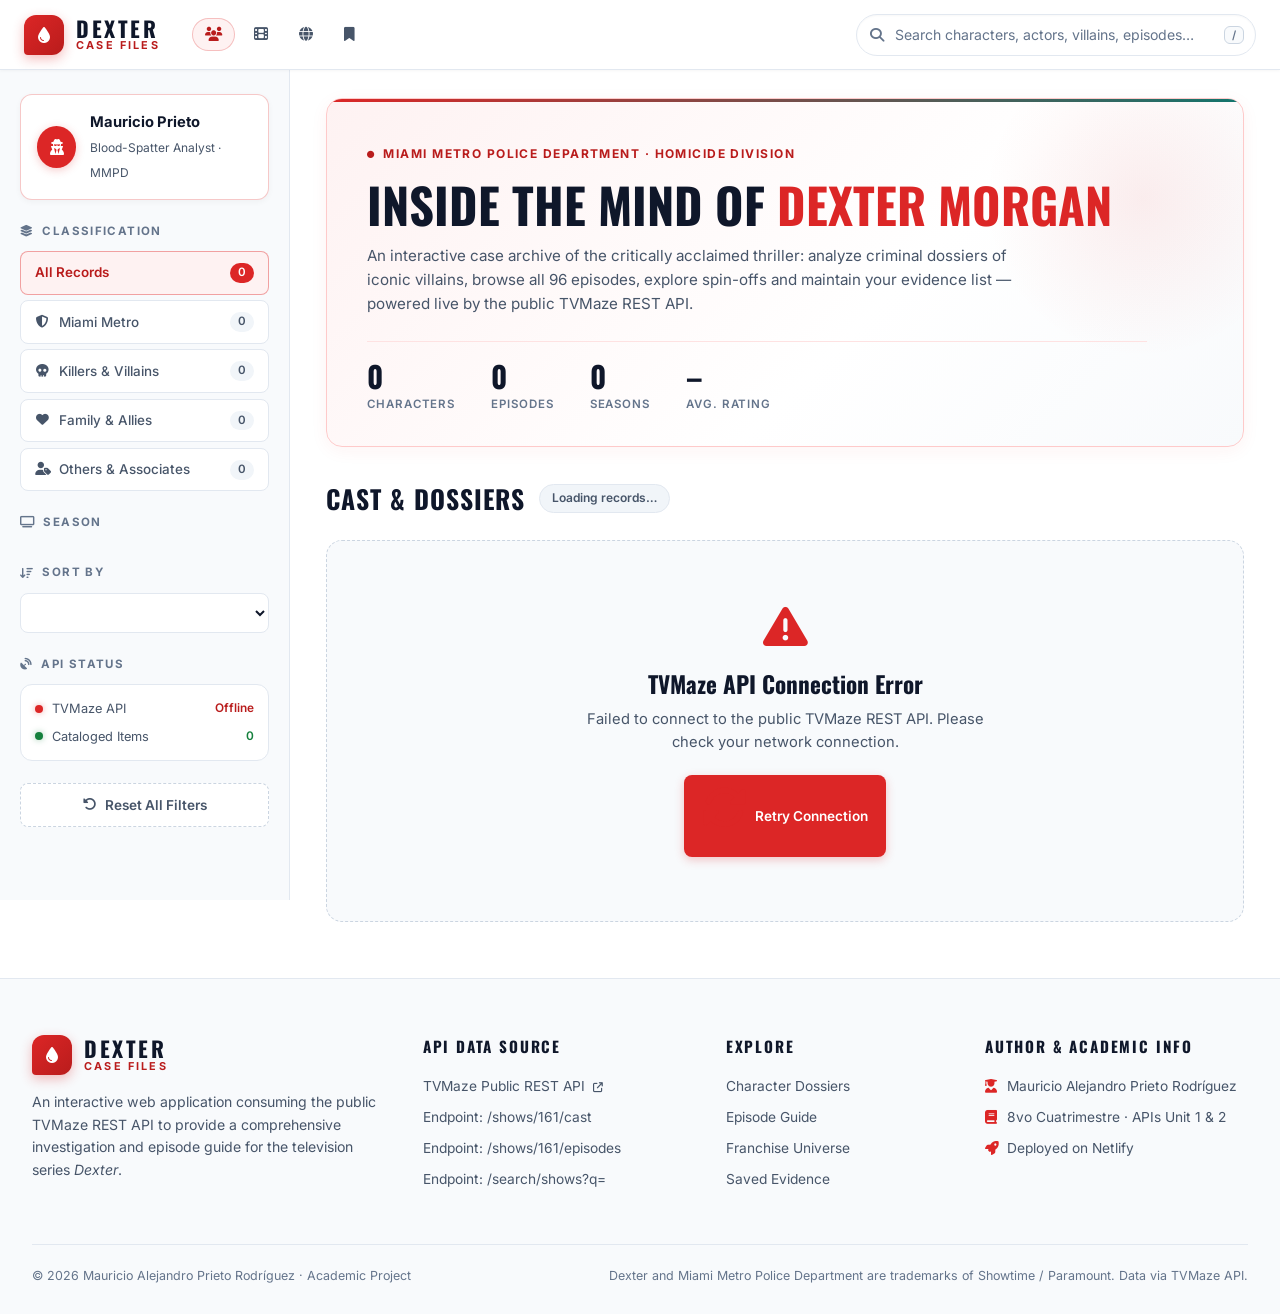
<file: index.html>
<!DOCTYPE html>
<html lang="en">

<head>
  <meta charset="UTF-8">
  <meta name="viewport" content="width=device-width, initial-scale=1.0">
  <title>Dexter Case Files | Miami Metro Homicide Archive</title>
  <meta name="description"
    content="Explore the world of Dexter: character dossiers, infamous killers and villains, every episode guide and franchise spin-offs. Powered live by TVMaze API.">
  <meta name="theme-color" content="#0a0708">
  <link rel="icon"
    href="data:image/svg+xml,%3Csvg xmlns='http://www.w3.org/2000/svg' viewBox='0 0 100 100'%3E%3Cpath d='M50 6C50 6 18 44 18 64a32 32 0 0 0 64 0C82 44 50 6 50 6z' fill='%23e11d2e'/%3E%3C/svg%3E">

  <link rel="preconnect" href="https://fonts.googleapis.com">
  <link rel="preconnect" href="https://fonts.gstatic.com" crossorigin>
  <link
    href="https://fonts.googleapis.com/css2?family=Inter:wght@400;500;600;700&family=Oswald:wght@500;600;700&display=swap"
    rel="stylesheet">
  <link rel="stylesheet" href="https://cdnjs.cloudflare.com/ajax/libs/font-awesome/6.4.0/css/all.min.css">
  <link rel="stylesheet" href="./css/style.css">
</head>

<body>
  <a class="skip-link" href="#view">Skip to content</a>

  <!-- ============ NAVBAR (CHECKLIST 1 - REQUIREMENT 1) ============ -->
  <header class="navbar" id="navbar">
    <div class="navbar-inner">
      <button class="icon-btn menu-btn" id="menu-btn" aria-label="Open filters" aria-controls="sidebar">
        <i class="fas fa-sliders"></i>
      </button>

      <a class="brand" href="#cast" id="brand-link" aria-label="Dexter Case Files home">
        <span class="brand-drop"><i class="fas fa-droplet"></i></span>
        <span class="brand-text">
          <strong>DEXTER</strong>
          <small>Case Files</small>
        </span>
      </a>

      <nav class="tabs" id="tabs" aria-label="Main navigation">
        <button class="tab active" data-tab="cast"><i class="fas fa-users"></i><span>Cast & Dossiers</span></button>
        <button class="tab" data-tab="episodes"><i class="fas fa-film"></i><span>Episodes</span></button>
        <button class="tab" data-tab="universe"><i class="fas fa-globe"></i><span>Universe</span></button>
        <button class="tab" data-tab="saved"><i class="fas fa-bookmark"></i><span>Saved</span><b class="tab-count"
            id="saved-badge">0</b></button>
      </nav>

      <!-- Search Bar (Checklist 2 - Requirement 3) -->
      <div class="search" role="search">
        <i class="fas fa-magnifying-glass"></i>
        <input type="search" id="search" placeholder="Search characters, actors, villains, episodes…" autocomplete="off"
          aria-label="Search">
        <kbd id="search-kbd">/</kbd>
        <button class="search-clear" id="search-clear" aria-label="Clear search" hidden><i
            class="fas fa-xmark"></i></button>
      </div>
    </div>
  </header>

  <div class="shell">
    <div class="backdrop" id="backdrop"></div>

    <!-- ============ SIDEBAR (CHECKLIST 1 - REQUIREMENT 2) ============ -->
    <aside class="sidebar" id="sidebar" aria-label="Filters and status">
      <div class="sidebar-head">
        <span>Filters</span>
        <button class="icon-btn" id="sidebar-close" aria-label="Close filters"><i class="fas fa-xmark"></i></button>
      </div>

      <div class="agent">
        <div class="agent-avatar"><i class="fas fa-user-secret"></i></div>
        <div>
          <strong>Mauricio Prieto</strong>
          <span>Blood-Spatter Analyst · MMPD</span>
        </div>
      </div>

      <!-- Categories Filter: Miami Metro, Killers & Villains, Family, Others -->
      <section class="side-block" data-tabs="cast saved">
        <h2><i class="fas fa-layer-group"></i> Classification</h2>
        <div class="chips" id="category-filters">
          <button class="chip active" data-cat="all"><span>All Records</span><b id="cnt-all">0</b></button>
          <button class="chip" data-cat="police"><span><i class="fas fa-shield-halved"></i> Miami Metro</span><b
              id="cnt-police">0</b></button>
          <button class="chip" data-cat="villain"><span><i class="fas fa-skull"></i> Killers & Villains</span><b
              id="cnt-villain">0</b></button>
          <button class="chip" data-cat="family"><span><i class="fas fa-heart"></i> Family & Allies</span><b
              id="cnt-family">0</b></button>
          <button class="chip" data-cat="other"><span><i class="fas fa-user-tag"></i> Others & Associates</span><b
              id="cnt-other">0</b></button>
        </div>
      </section>

      <!-- Season Filter -->
      <section class="side-block" data-tabs="episodes">
        <h2><i class="fas fa-tv"></i> Season</h2>
        <div class="chips chips-grid" id="season-filters"></div>
      </section>

      <!-- Sort Options -->
      <section class="side-block" data-tabs="cast episodes">
        <h2><i class="fas fa-arrow-down-wide-short"></i> Sort by</h2>
        <select id="sort" class="select" aria-label="Sort results"></select>
      </section>

      <!-- Single External API Status (TVMaze) -->
      <section class="side-block">
        <h2><i class="fas fa-satellite-dish"></i> API Status</h2>
        <ul class="status-list" id="status-list">
          <li data-api="tvmaze" class="loading"><i class="dot"></i><span>TVMaze API</span><em>Connecting…</em></li>
          <li class="ok"><i class="dot"></i><span>Cataloged Items</span><em id="records-stat">0</em></li>
        </ul>
      </section>

      <button class="btn btn-ghost btn-block" id="reset-btn"><i class="fas fa-rotate-left"></i> Reset All
        Filters</button>
    </aside>

    <!-- ============ MAIN CONTAINER (CHECKLIST 1 - REQUIREMENT 3) ============ -->
    <main class="main" id="main">
      <section class="hero" aria-labelledby="hero-title">
        <div class="hero-glow"></div>
        <div class="hero-content">
          <span class="eyebrow"><i class="fas fa-circle"></i> Miami Metro Police Department · Homicide Division</span>
          <h1 id="hero-title">Inside the mind of <span>Dexter Morgan</span></h1>
          <p>An interactive case archive of the critically acclaimed thriller: analyze criminal dossiers of iconic villains, browse all 96 episodes, explore spin-offs and maintain your evidence list — powered live by the public TVMaze REST API.</p>
          <div class="hero-stats">
            <div><b data-count="characters">0</b><span>Characters</span></div>
            <div><b data-count="episodes">0</b><span>Episodes</span></div>
            <div><b data-count="seasons">0</b><span>Seasons</span></div>
            <div><b data-count="rating">–</b><span>Avg. Rating</span></div>
          </div>
        </div>
      </section>

      <div class="toolbar">
        <div class="toolbar-left">
          <h2 id="view-title">Cast & Dossiers</h2>
          <span class="pill" id="view-count">Loading…</span>
        </div>
        <div class="toolbar-right" id="active-filters"></div>
      </div>

      <div id="view" class="view" aria-live="polite" tabindex="-1"></div>
    </main>
  </div>

  <!-- ============ FOOTER (CHECKLIST 1 - REQUIREMENT 4) ============ -->
  <footer class="footer">
    <div class="footer-grid">
      <div class="footer-about">
        <div class="brand brand-static">
          <span class="brand-drop"><i class="fas fa-droplet"></i></span>
          <span class="brand-text"><strong>DEXTER</strong><small>Case Files</small></span>
        </div>
        <p>An interactive web application consuming the public TVMaze REST API to provide a comprehensive investigation and episode guide for the television series <em>Dexter</em>.</p>
      </div>
      <div>
        <h3>API Data Source</h3>
        <ul>
          <li><a href="https://www.tvmaze.com/api" target="_blank" rel="noopener noreferrer">TVMaze Public REST API <i
                class="fas fa-arrow-up-right-from-square"></i></a></li>
          <li><span>Endpoint: /shows/161/cast</span></li>
          <li><span>Endpoint: /shows/161/episodes</span></li>
          <li><span>Endpoint: /search/shows?q=</span></li>
        </ul>
      </div>
      <div>
        <h3>Explore</h3>
        <ul>
          <li><a href="#cast">Character Dossiers</a></li>
          <li><a href="#episodes">Episode Guide</a></li>
          <li><a href="#universe">Franchise Universe</a></li>
          <li><a href="#saved">Saved Evidence</a></li>
        </ul>
      </div>
      <div>
        <h3>Author & Academic Info</h3>
        <ul class="author">
          <li><i class="fas fa-user-graduate"></i> Mauricio Alejandro Prieto Rodríguez</li>
          <li><i class="fas fa-book"></i> 8vo Cuatrimestre · APIs Unit 1 & 2</li>
          <li><i class="fas fa-rocket"></i> Deployed on Netlify</li>
        </ul>
      </div>
    </div>
    <div class="footer-bottom">
      <span>&copy; 2026 Mauricio Alejandro Prieto Rodríguez · Academic Project</span>
      <span>Dexter and Miami Metro Police Department are trademarks of Showtime / Paramount. Data via TVMaze API.</span>
    </div>
  </footer>

  <!-- ============ MODAL + TOASTS ============ -->
  <div class="modal" id="modal" role="dialog" aria-modal="true" aria-labelledby="modal-title" hidden>
    <div class="modal-card" id="modal-card"></div>
  </div>
  <div class="toasts" id="toasts" aria-live="polite"></div>

  <script src="./js/app.js"></script>
</body>

</html>
</file>
<file: css/style.css>
/* ==========================================================================
   DEXTER CASE FILES — Clean White Theme
   Miami Metro Homicide & Criminal Archive
   ========================================================================== */
:root {
  --bg: #ffffff;
  --bg-2: #f8fafc;
  --bg-alt: #f1f5f9;
  --surface: #ffffff;
  --surface-2: #f8fafc;
  --surface-3: #f1f5f9;
  --line: #e2e8f0;
  --line-strong: #cbd5e1;

  --red: #dc2626;
  --red-600: #b91c1c;
  --red-700: #991b1b;
  --red-100: #fee2e2;
  --red-50: #fef2f2;
  --red-glow: rgba(220, 38, 38, 0.15);

  --teal: #0f766e;
  --gold: #d97706;
  --green: #15803d;

  --text: #0f172a;
  --muted: #475569;
  --dim: #64748b;

  --r-sm: 8px;
  --r-md: 12px;
  --r-lg: 16px;
  --nav-h: 70px;
  --side-w: 290px;

  --font-body: 'Inter', system-ui, -apple-system, sans-serif;
  --font-head: 'Oswald', 'Inter', sans-serif;
  --ease: cubic-bezier(.22, .8, .24, 1);
}

*,
*::before,
*::after {
  box-sizing: border-box;
  margin: 0;
  padding: 0;
}

html {
  scroll-behavior: smooth;
  scroll-padding-top: calc(var(--nav-h) + 16px);
}

body {
  font-family: var(--font-body);
  background-color: var(--bg);
  color: var(--text);
  line-height: 1.55;
  min-height: 100vh;
  display: flex;
  flex-direction: column;
  -webkit-font-smoothing: antialiased;
  background-image: 
    radial-gradient(1000px 500px at 90% -5%, rgba(220, 38, 38, 0.05), transparent 60%),
    radial-gradient(800px 500px at 0% 30%, rgba(15, 118, 110, 0.03), transparent 60%);
  background-attachment: fixed;
}

a {
  color: inherit;
  text-decoration: none;
}

button,
input,
select {
  font: inherit;
  color: inherit;
}

button {
  cursor: pointer;
  background: none;
  border: 0;
}

ul {
  list-style: none;
}

img {
  display: block;
  max-width: 100%;
}

:focus-visible {
  outline: 2px solid var(--red);
  outline-offset: 2px;
  border-radius: 6px;
}

::selection {
  background: var(--red);
  color: #fff;
}

.skip-link {
  position: absolute;
  left: -999px;
  top: 8px;
  background: var(--red);
  color: #fff;
  padding: .5rem 1rem;
  border-radius: 8px;
  z-index: 999;
}

.skip-link:focus {
  left: 8px;
}

/* ==========================================================================
   NAVBAR (CHECKLIST 1 - REQUIREMENT 1)
   ========================================================================== */
.navbar {
  position: sticky;
  top: 0;
  z-index: 60;
  height: var(--nav-h);
  background: rgba(255, 255, 255, 0.95);
  backdrop-filter: blur(14px);
  -webkit-backdrop-filter: blur(14px);
  border-bottom: 1px solid var(--line);
  box-shadow: 0 1px 3px rgba(0, 0, 0, 0.04);
}

.navbar-inner {
  max-width: 1680px;
  height: 100%;
  margin: 0 auto;
  padding: 0 1.5rem;
  display: flex;
  align-items: center;
  gap: 1.25rem;
}

.brand {
  display: flex;
  align-items: center;
  gap: .75rem;
  flex-shrink: 0;
}

.brand-drop {
  width: 40px;
  height: 40px;
  border-radius: 12px 12px 12px 4px;
  background: linear-gradient(135deg, var(--red), var(--red-600));
  display: grid;
  place-items: center;
  color: #fff;
  box-shadow: 0 4px 12px rgba(220, 38, 38, 0.3);
  transition: transform .3s var(--ease);
}

.brand:hover .brand-drop {
  transform: rotate(-8deg) scale(1.06);
}

.brand-text {
  display: flex;
  flex-direction: column;
  line-height: 1.1;
}

.brand-text strong {
  font-family: var(--font-head);
  font-size: 1.35rem;
  letter-spacing: .12em;
  color: var(--text);
}

.brand-text small {
  font-size: .68rem;
  color: var(--red-600);
  font-weight: 700;
  letter-spacing: .2em;
  text-transform: uppercase;
}

.tabs {
  display: flex;
  gap: .35rem;
  margin-left: .75rem;
}

.tab {
  position: relative;
  display: flex;
  align-items: center;
  gap: .5rem;
  padding: .55rem 1rem;
  border-radius: 999px;
  color: var(--muted);
  font-weight: 600;
  font-size: .88rem;
  white-space: nowrap;
  transition: color .2s, background .2s;
}

.tab:hover {
  color: var(--text);
  background: var(--bg-alt);
}

.tab.active {
  color: var(--red-600);
  background: var(--red-50);
  box-shadow: inset 0 0 0 1px rgba(220, 38, 38, 0.25);
}

.tab-count {
  font-size: .68rem;
  background: var(--red);
  color: #fff;
  min-width: 18px;
  height: 18px;
  padding: 0 5px;
  border-radius: 999px;
  display: none;
  place-items: center;
}

.tab-count.show {
  display: inline-grid;
}

.search {
  position: relative;
  margin-left: auto;
  width: min(400px, 100%);
}

.search > i.fa-magnifying-glass {
  position: absolute;
  left: 14px;
  top: 50%;
  transform: translateY(-50%);
  color: var(--dim);
  font-size: .88rem;
  pointer-events: none;
}

.search input {
  width: 100%;
  height: 42px;
  padding: 0 44px 0 38px;
  background: var(--surface);
  border: 1px solid var(--line);
  border-radius: 999px;
  outline: none;
  font-size: .88rem;
  color: var(--text);
  box-shadow: inset 0 1px 2px rgba(0, 0, 0, 0.03);
  transition: border-color .2s, box-shadow .2s;
}

.search input::-webkit-search-cancel-button {
  display: none;
}

.search input::placeholder {
  color: var(--dim);
}

.search input:focus {
  border-color: var(--red);
  box-shadow: 0 0 0 3px rgba(220, 38, 38, 0.12);
}

.search kbd {
  position: absolute;
  right: 12px;
  top: 50%;
  transform: translateY(-50%);
  font: 600 .7rem var(--font-body);
  color: var(--dim);
  border: 1px solid var(--line-strong);
  border-radius: 6px;
  padding: 1px 7px;
  pointer-events: none;
  background: var(--surface-2);
}

.search:focus-within kbd {
  display: none;
}

.search-clear {
  position: absolute;
  right: 8px;
  top: 50%;
  transform: translateY(-50%);
  width: 26px;
  height: 26px;
  border-radius: 50%;
  color: var(--muted);
}

.search-clear:hover {
  background: var(--surface-3);
  color: var(--text);
}

.icon-btn {
  width: 40px;
  height: 40px;
  border-radius: 10px;
  display: grid;
  place-items: center;
  background: var(--surface);
  border: 1px solid var(--line);
  color: var(--text);
  box-shadow: 0 1px 2px rgba(0,0,0,0.05);
  transition: background .2s, border-color .2s;
}

.icon-btn:hover {
  background: var(--surface-3);
  border-color: var(--line-strong);
}

.menu-btn {
  display: none;
}

/* ==========================================================================
   SHELL & SIDEBAR (CHECKLIST 1 - REQUIREMENT 2)
   ========================================================================== */
.shell {
  flex: 1;
  width: 100%;
  max-width: 1680px;
  margin: 0 auto;
  display: grid;
  grid-template-columns: var(--side-w) minmax(0, 1fr);
}

.sidebar {
  position: sticky;
  top: var(--nav-h);
  height: calc(100vh - var(--nav-h));
  overflow-y: auto;
  padding: 1.5rem 1.25rem 2rem;
  border-right: 1px solid var(--line);
  background: var(--bg-2);
  display: flex;
  flex-direction: column;
  gap: 1.4rem;
  scrollbar-width: thin;
  scrollbar-color: var(--line-strong) transparent;
}

.sidebar-head {
  display: none;
  align-items: center;
  justify-content: space-between;
  font-family: var(--font-head);
  font-size: 1.15rem;
  letter-spacing: .08em;
  text-transform: uppercase;
  color: var(--text);
}

.agent {
  display: flex;
  align-items: center;
  gap: .85rem;
  padding: 1rem;
  border-radius: var(--r-md);
  background: #ffffff;
  border: 1px solid rgba(220, 38, 38, 0.25);
  box-shadow: 0 2px 6px rgba(0, 0, 0, 0.04);
}

.agent-avatar {
  width: 42px;
  height: 42px;
  border-radius: 50%;
  background: var(--red);
  color: #fff;
  display: grid;
  place-items: center;
  box-shadow: 0 2px 8px rgba(220, 38, 38, 0.25);
}

.agent strong {
  display: block;
  font-size: .92rem;
  color: var(--text);
}

.agent span {
  font-size: .75rem;
  color: var(--muted);
}

.side-block[hidden] {
  display: none;
}

.side-block h2 {
  font-size: .72rem;
  font-weight: 700;
  letter-spacing: .12em;
  text-transform: uppercase;
  color: var(--dim);
  margin-bottom: .65rem;
  display: flex;
  align-items: center;
  gap: .5rem;
}

.chips {
  display: flex;
  flex-direction: column;
  gap: .35rem;
}

.chips-grid {
  display: grid;
  grid-template-columns: repeat(4, 1fr);
  gap: .4rem;
}

.chip {
  display: flex;
  justify-content: space-between;
  align-items: center;
  gap: .5rem;
  padding: .65rem .85rem;
  border-radius: var(--r-sm);
  border: 1px solid var(--line);
  background: #ffffff;
  color: var(--muted);
  font-size: .84rem;
  font-weight: 500;
  text-align: left;
  transition: all .2s;
}

.chip span {
  display: flex;
  align-items: center;
  gap: .55rem;
}

.chip span i {
  width: 16px;
  text-align: center;
  font-size: .8rem;
}

.chip b {
  font-size: .72rem;
  background: var(--bg-alt);
  color: var(--muted);
  padding: 1px 8px;
  border-radius: 999px;
  font-weight: 600;
}

.chip:hover {
  background: var(--bg-alt);
  color: var(--text);
  border-color: var(--line-strong);
}

.chip.active {
  background: var(--red-50);
  border-color: rgba(220, 38, 38, 0.4);
  color: var(--red-600);
  font-weight: 600;
}

.chip.active b {
  background: var(--red);
  color: #fff;
}

.chips-grid .chip {
  justify-content: center;
  padding: .5rem 0;
  font-weight: 600;
}

.select {
  width: 100%;
  padding: .65rem .85rem;
  background: #ffffff;
  border: 1px solid var(--line);
  border-radius: var(--r-sm);
  font-size: .85rem;
  color: var(--text);
  outline: none;
  transition: border-color .2s;
}

.select:focus {
  border-color: var(--red);
}

.status-list {
  display: flex;
  flex-direction: column;
  gap: .5rem;
  background: #ffffff;
  border: 1px solid var(--line);
  border-radius: var(--r-md);
  padding: .85rem;
}

.status-list li {
  display: flex;
  align-items: center;
  gap: .6rem;
  font-size: .8rem;
  color: var(--muted);
}

.status-list li span {
  flex: 1;
}

.status-list em {
  font-style: normal;
  font-size: .74rem;
  font-weight: 600;
  color: var(--dim);
}

.dot {
  width: 8px;
  height: 8px;
  border-radius: 50%;
  background: var(--dim);
}

.status-list li.ok .dot {
  background: var(--green);
  box-shadow: 0 0 6px rgba(21, 128, 61, 0.4);
}

.status-list li.ok em {
  color: var(--green);
}

.status-list li.fail .dot {
  background: var(--red);
  box-shadow: 0 0 6px rgba(220, 38, 38, 0.4);
}

.status-list li.fail em {
  color: var(--red-600);
}

.status-list li.loading .dot {
  animation: pulse 1s infinite;
}

.btn {
  display: inline-flex;
  align-items: center;
  justify-content: center;
  gap: .5rem;
  padding: .65rem 1.15rem;
  border-radius: var(--r-sm);
  font-weight: 600;
  font-size: .85rem;
  transition: all .2s var(--ease);
}

.btn-block {
  width: 100%;
}

.btn-primary {
  background: var(--red);
  color: #fff;
  box-shadow: 0 3px 10px rgba(220, 38, 38, 0.25);
}

.btn-primary:hover {
  background: var(--red-600);
  transform: translateY(-2px);
  box-shadow: 0 6px 14px rgba(220, 38, 38, 0.35);
}

.btn-ghost {
  border: 1px dashed var(--line-strong);
  background: #ffffff;
  color: var(--muted);
}

.btn-ghost:hover {
  border-color: var(--red);
  color: var(--red-600);
  background: var(--red-50);
}

.backdrop {
  display: none;
}

/* ==========================================================================
   MAIN CONTAINER (CHECKLIST 1 - REQUIREMENT 3)
   ========================================================================== */
.main {
  padding: 1.75rem 2.25rem 3.5rem;
  min-width: 0;
  background: #ffffff;
}

.hero {
  position: relative;
  overflow: hidden;
  border-radius: var(--r-lg);
  padding: 2.5rem 2.5rem 2rem;
  margin-bottom: 2rem;
  border: 1px solid #fecaca;
  background: linear-gradient(135deg, #fef2f2 0%, #ffffff 60%, #f8fafc 100%);
  box-shadow: 0 4px 18px rgba(220, 38, 38, 0.05);
}

.hero::before {
  content: "";
  position: absolute;
  inset: 0 0 auto 0;
  height: 3px;
  background: linear-gradient(90deg, var(--red), var(--teal), var(--red));
  background-size: 200% 100%;
  animation: slide 6s linear infinite;
}

.hero-glow {
  position: absolute;
  right: -60px;
  top: -60px;
  width: 320px;
  height: 320px;
  background: radial-gradient(circle, rgba(220, 38, 38, 0.08), transparent 70%);
  pointer-events: none;
}

.hero-content {
  position: relative;
  max-width: 780px;
}

.eyebrow {
  display: inline-flex;
  align-items: center;
  gap: .5rem;
  font-size: .75rem;
  font-weight: 700;
  letter-spacing: .12em;
  text-transform: uppercase;
  color: var(--red-600);
  margin-bottom: .85rem;
}

.eyebrow i {
  font-size: .45rem;
  animation: pulse 1.4s infinite;
}

.hero h1 {
  font-family: var(--font-head);
  font-weight: 700;
  font-size: clamp(2rem, 3.8vw, 3.2rem);
  line-height: 1.08;
  text-transform: uppercase;
  color: var(--text);
}

.hero h1 span {
  color: var(--red);
}

.hero p {
  color: var(--muted);
  margin-top: .85rem;
  font-size: .95rem;
  max-width: 65ch;
  line-height: 1.6;
}

.hero-stats {
  display: flex;
  flex-wrap: wrap;
  gap: 2.25rem;
  margin-top: 1.5rem;
  padding-top: 1.25rem;
  border-top: 1px solid #fee2e2;
}

.hero-stats div {
  display: flex;
  flex-direction: column;
}

.hero-stats b {
  font-family: var(--font-head);
  font-size: 1.85rem;
  line-height: 1;
  color: var(--text);
}

.hero-stats span {
  font-size: .72rem;
  color: var(--dim);
  letter-spacing: .08em;
  text-transform: uppercase;
  font-weight: 600;
  margin-top: .3rem;
}

.toolbar {
  display: flex;
  align-items: center;
  justify-content: space-between;
  flex-wrap: wrap;
  gap: .75rem;
  margin-bottom: 1.35rem;
}

.toolbar-left {
  display: flex;
  align-items: center;
  gap: .85rem;
}

.toolbar h2 {
  font-family: var(--font-head);
  font-size: 1.6rem;
  letter-spacing: .04em;
  text-transform: uppercase;
  color: var(--text);
}

.pill {
  font-size: .75rem;
  font-weight: 600;
  padding: .25rem .75rem;
  border-radius: 999px;
  background: var(--bg-alt);
  border: 1px solid var(--line);
  color: var(--muted);
}

.toolbar-right {
  display: flex;
  gap: .5rem;
  flex-wrap: wrap;
}

.tag {
  display: inline-flex;
  align-items: center;
  gap: .4rem;
  font-size: .75rem;
  font-weight: 600;
  padding: .25rem .45rem .25rem .75rem;
  border-radius: 999px;
  background: var(--red-50);
  border: 1px solid #fecaca;
  color: var(--red-700);
}

.tag button {
  width: 18px;
  height: 18px;
  border-radius: 50%;
  display: grid;
  place-items: center;
  font-size: .65rem;
  color: var(--red-700);
}

.tag button:hover {
  background: rgba(220, 38, 38, 0.15);
}

.view {
  outline: none;
  animation: fadeUp .45s var(--ease);
}

/* ==========================================================================
   CARDS & GRIDS
   ========================================================================== */
.grid {
  display: grid;
  grid-template-columns: repeat(auto-fill, minmax(240px, 1fr));
  gap: 1.35rem;
}

.grid-wide {
  grid-template-columns: repeat(auto-fill, minmax(320px, 1fr));
}

.card {
  position: relative;
  display: flex;
  flex-direction: column;
  background: #ffffff;
  border: 1px solid var(--line);
  border-radius: var(--r-md);
  overflow: hidden;
  cursor: pointer;
  box-shadow: 0 2px 6px rgba(0, 0, 0, 0.04);
  transition: transform .3s var(--ease), border-color .25s, box-shadow .3s;
  animation: fadeUp .5s var(--ease) both;
  animation-delay: calc(var(--i, 0) * 30ms);
}

.card:hover {
  transform: translateY(-5px);
  border-color: rgba(220, 38, 38, 0.5);
  box-shadow: 0 12px 28px rgba(0, 0, 0, 0.08), 0 0 0 1px rgba(220, 38, 38, 0.2);
}

.card-media {
  position: relative;
  aspect-ratio: 3/4;
  overflow: hidden;
  background: var(--bg-alt);
}

.card-media.landscape {
  aspect-ratio: 16/9;
}

.card-media img {
  width: 100%;
  height: 100%;
  object-fit: cover;
  object-position: top;
  transition: transform .5s var(--ease);
}

.card:hover .card-media img {
  transform: scale(1.05);
}

.card-media::after {
  content: "";
  position: absolute;
  inset: 60% 0 0 0;
  background: linear-gradient(180deg, transparent, rgba(15, 23, 42, 0.7));
  pointer-events: none;
}

.badge {
  position: absolute;
  top: .7rem;
  left: .7rem;
  z-index: 2;
  font-size: .68rem;
  font-weight: 700;
  letter-spacing: .04em;
  text-transform: uppercase;
  padding: .25rem .65rem;
  border-radius: 999px;
  box-shadow: 0 2px 6px rgba(0, 0, 0, 0.12);
}

.badge.police {
  color: #0369a1;
  background: #f0f9ff;
  border: 1px solid #bae6fd;
}

.badge.villain {
  color: #b91c1c;
  background: #fef2f2;
  border: 1px solid #fecaca;
}

.badge.family {
  color: #be185d;
  background: #fdf2f8;
  border: 1px solid #fbcfe8;
}

.badge.other {
  color: #6b21a8;
  background: #faf5ff;
  border: 1px solid #e9d5ff;
}

.badge.code {
  color: #b91c1c;
  background: #fef2f2;
  border: 1px solid #fecaca;
}

.save-btn {
  position: absolute;
  top: .6rem;
  right: .6rem;
  z-index: 2;
  width: 34px;
  height: 34px;
  border-radius: 50%;
  display: grid;
  place-items: center;
  background: rgba(255, 255, 255, 0.9);
  backdrop-filter: blur(6px);
  border: 1px solid var(--line-strong);
  color: var(--dim);
  box-shadow: 0 2px 4px rgba(0, 0, 0, 0.1);
  transition: all .2s var(--ease);
}

.save-btn:hover {
  transform: scale(1.12);
  color: var(--red);
  background: #ffffff;
}

.save-btn.on {
  color: var(--red);
  border-color: var(--red);
  background: var(--red-50);
}

.rating {
  position: absolute;
  right: .7rem;
  bottom: .6rem;
  z-index: 2;
  display: flex;
  gap: .3rem;
  align-items: center;
  font-weight: 700;
  font-size: .8rem;
  color: #fef08a;
  text-shadow: 0 1px 3px rgba(0, 0, 0, 0.6);
}

.card-body {
  padding: 1.1rem 1.15rem 1.25rem;
  display: flex;
  flex-direction: column;
  gap: .3rem;
  flex: 1;
  background: #ffffff;
}

.card-title {
  font-family: var(--font-head);
  font-size: 1.15rem;
  letter-spacing: .02em;
  line-height: 1.25;
  color: var(--text);
}

.card-sub {
  font-size: .82rem;
  color: var(--muted);
  display: flex;
  align-items: center;
  gap: .4rem;
  font-weight: 500;
}

.card-text {
  font-size: .82rem;
  color: var(--dim);
  line-height: 1.5;
  display: -webkit-box;
  -webkit-line-clamp: 3;
  -webkit-box-orient: vertical;
  overflow: hidden;
  margin-top: .35rem;
}

.card-meta {
  margin-top: auto;
  padding-top: .6rem;
  display: flex;
  flex-wrap: wrap;
  gap: .4rem;
}

.meta {
  font-size: .7rem;
  font-weight: 500;
  padding: .2rem .6rem;
  border-radius: 999px;
  background: var(--bg-alt);
  color: var(--muted);
  border: 1px solid var(--line);
}

mark {
  background: #fecaca;
  color: #991b1b;
  border-radius: 3px;
  padding: 0 3px;
  font-weight: 600;
}

/* ==========================================================================
   STATE BLOCKS & SKELETONS
   ========================================================================== */
.empty {
  text-align: center;
  padding: 4rem 1.5rem;
  border: 1px dashed var(--line-strong);
  border-radius: var(--r-lg);
  background: var(--bg-2);
}

.empty i {
  font-size: 2.8rem;
  color: var(--red);
  margin-bottom: 1rem;
}

.empty h3 {
  font-family: var(--font-head);
  font-size: 1.45rem;
  margin-bottom: .4rem;
  color: var(--text);
}

.empty p {
  color: var(--muted);
  max-width: 48ch;
  margin: 0 auto 1.35rem;
  font-size: .92rem;
}

.skeleton {
  border-radius: var(--r-md);
  aspect-ratio: 3/5;
  background: linear-gradient(100deg, #f1f5f9 30%, #e2e8f0 50%, #f1f5f9 70%);
  background-size: 200% 100%;
  animation: shimmer 1.3s linear infinite;
  border: 1px solid var(--line);
}

.section-label {
  font-size: .78rem;
  letter-spacing: .12em;
  text-transform: uppercase;
  color: var(--dim);
  margin: 0 0 1rem;
  font-weight: 700;
}

.section-label:not(:first-child) {
  margin-top: 2.25rem;
}

/* ==========================================================================
   MODAL DOSSIER
   ========================================================================== */
.modal {
  position: fixed;
  inset: 0;
  z-index: 100;
  display: grid;
  place-items: center;
  padding: 1.25rem;
  background: rgba(15, 23, 42, 0.6);
  backdrop-filter: blur(6px);
  animation: fade .25s;
}

.modal[hidden] {
  display: none;
}

.modal-card {
  position: relative;
  width: min(780px, 100%);
  max-height: 90vh;
  overflow: auto;
  background: #ffffff;
  border: 1px solid var(--line);
  border-radius: var(--r-lg);
  box-shadow: 0 25px 50px -12px rgba(0, 0, 0, 0.25);
  animation: pop .35s var(--ease);
}

.modal-close {
  position: absolute;
  top: 14px;
  right: 14px;
  z-index: 3;
}

.dossier {
  display: grid;
  grid-template-columns: 260px 1fr;
}

.dossier img {
  width: 100%;
  height: 100%;
  min-height: 360px;
  object-fit: cover;
  object-position: top;
  background: var(--bg-alt);
}

.dossier-info {
  padding: 2.25rem 2rem;
  display: flex;
  flex-direction: column;
  gap: 1rem;
  background: #ffffff;
}

.dossier-info .file-no {
  font-size: .75rem;
  letter-spacing: .18em;
  color: var(--red-600);
  font-weight: 700;
}

.dossier-info h3 {
  font-family: var(--font-head);
  font-size: 2rem;
  line-height: 1.1;
  text-transform: uppercase;
  color: var(--text);
}

.dossier-info dl {
  display: grid;
  grid-template-columns: 110px 1fr;
  gap: .6rem .85rem;
  font-size: .88rem;
}

.dossier-info dt {
  color: var(--dim);
  font-size: .72rem;
  letter-spacing: .08em;
  text-transform: uppercase;
  font-weight: 600;
  padding-top: 2px;
}

.dossier-info dd {
  color: var(--text);
  font-weight: 500;
}

.dossier-info p {
  color: var(--muted);
  font-size: .9rem;
  line-height: 1.6;
}

.dossier-actions {
  display: flex;
  gap: .65rem;
  flex-wrap: wrap;
  margin-top: auto;
  padding-top: .75rem;
}

/* ==========================================================================
   TOASTS
   ========================================================================== */
.toasts {
  position: fixed;
  bottom: 1.5rem;
  right: 1.5rem;
  z-index: 200;
  display: flex;
  flex-direction: column;
  gap: .5rem;
}

.toast {
  display: flex;
  align-items: center;
  gap: .65rem;
  padding: .85rem 1.25rem;
  border-radius: var(--r-sm);
  background: #ffffff;
  border: 1px solid var(--line);
  box-shadow: 0 10px 25px rgba(0, 0, 0, 0.1);
  font-size: .88rem;
  font-weight: 500;
  color: var(--text);
  animation: pop .3s var(--ease);
}

.toast i {
  color: var(--red);
}

/* ==========================================================================
   FOOTER (CHECKLIST 1 - REQUIREMENT 4)
   ========================================================================== */
.footer {
  margin-top: auto;
  border-top: 1px solid var(--line);
  background: var(--bg-2);
  padding: 3.5rem 2rem 1.75rem;
}

.footer-grid {
  max-width: 1680px;
  margin: 0 auto;
  display: grid;
  grid-template-columns: 1.6fr 1.2fr 1fr 1.2fr;
  gap: 2.5rem;
}

.footer-about p {
  margin-top: 1rem;
  font-size: .88rem;
  color: var(--muted);
  max-width: 44ch;
  line-height: 1.6;
}

.footer h3 {
  font-family: var(--font-head);
  font-size: .95rem;
  letter-spacing: .12em;
  text-transform: uppercase;
  color: var(--text);
  margin-bottom: 1.1rem;
}

.footer li {
  margin-bottom: .6rem;
  font-size: .86rem;
  color: var(--muted);
}

.footer li a {
  transition: color .2s, padding .2s;
  color: var(--muted);
}

.footer li a:hover {
  color: var(--red);
  padding-left: 4px;
}

.footer li a i {
  font-size: .65rem;
  margin-left: .25rem;
}

.footer .author i {
  color: var(--red);
  width: 18px;
}

.footer-bottom {
  max-width: 1680px;
  margin: 2.75rem auto 0;
  padding-top: 1.35rem;
  border-top: 1px solid var(--line);
  display: flex;
  justify-content: space-between;
  flex-wrap: wrap;
  gap: .6rem;
  font-size: .78rem;
  color: var(--dim);
}

/* ==========================================================================
   ANIMATIONS & MEDIA QUERIES
   ========================================================================== */
@keyframes fadeUp {
  from {
    opacity: 0;
    transform: translateY(12px);
  }
  to {
    opacity: 1;
    transform: none;
  }
}

@keyframes fade {
  from { opacity: 0; }
}

@keyframes pop {
  from {
    opacity: 0;
    transform: scale(.95) translateY(10px);
  }
  to {
    opacity: 1;
    transform: none;
  }
}

@keyframes pulse {
  50% { opacity: .3; }
}

@keyframes shimmer {
  to { background-position: -200% 0; }
}

@keyframes slide {
  to { background-position: 200% 0; }
}

@media (prefers-reduced-motion: reduce) {
  *,
  *::before,
  *::after {
    animation-duration: .01ms !important;
    transition-duration: .01ms !important;
    scroll-behavior: auto !important;
  }
}

@media (max-width: 1280px) {
  .tab span {
    display: none;
  }
  .tab {
    padding: .6rem .8rem;
  }
  .tab-count {
    margin-left: -.2rem;
  }
}

@media (max-width: 1024px) {
  .menu-btn {
    display: grid;
  }

  .shell {
    grid-template-columns: 1fr;
  }

  .sidebar {
    position: fixed;
    z-index: 90;
    top: 0;
    left: 0;
    width: min(320px, 86vw);
    height: 100vh;
    background: #ffffff;
    transform: translateX(-102%);
    transition: transform .35s var(--ease);
    box-shadow: 0 0 50px rgba(0, 0, 0, 0.15);
  }

  .sidebar.open {
    transform: none;
  }

  .sidebar-head {
    display: flex;
  }

  .backdrop {
    display: block;
    position: fixed;
    inset: 0;
    z-index: 80;
    background: rgba(15, 23, 42, 0.4);
    opacity: 0;
    pointer-events: none;
    transition: opacity .3s;
  }

  .backdrop.show {
    opacity: 1;
    pointer-events: auto;
  }

  .footer-grid {
    grid-template-columns: 1fr 1fr;
  }
}

@media (max-width: 720px) {
  :root {
    --nav-h: 116px;
  }

  .navbar-inner {
    flex-wrap: wrap;
    align-content: center;
    gap: .5rem .75rem;
    padding: .6rem 1rem;
  }

  .brand-text small {
    display: none;
  }

  .tabs {
    order: 3;
    width: 100%;
    margin: 0;
    overflow-x: auto;
    scrollbar-width: none;
  }

  .tab span {
    display: inline;
  }

  .search {
    order: 2;
    flex: 1;
    margin: 0;
    min-width: 0;
  }

  .search kbd {
    display: none;
  }

  .main {
    padding: 1.25rem 1rem;
  }

  .hero {
    padding: 1.75rem 1.25rem;
  }

  .hero-stats {
    gap: 1.2rem 1.6rem;
  }

  .grid {
    grid-template-columns: repeat(2, 1fr);
    gap: .9rem;
  }

  .grid-wide {
    grid-template-columns: 1fr;
  }

  .dossier {
    grid-template-columns: 1fr;
  }

  .dossier img {
    min-height: 0;
    height: 300px;
  }

  .footer-grid {
    grid-template-columns: 1fr;
    gap: 2rem;
  }

  .footer {
    padding: 2.5rem 1.25rem 1.5rem;
  }
}
</file>
